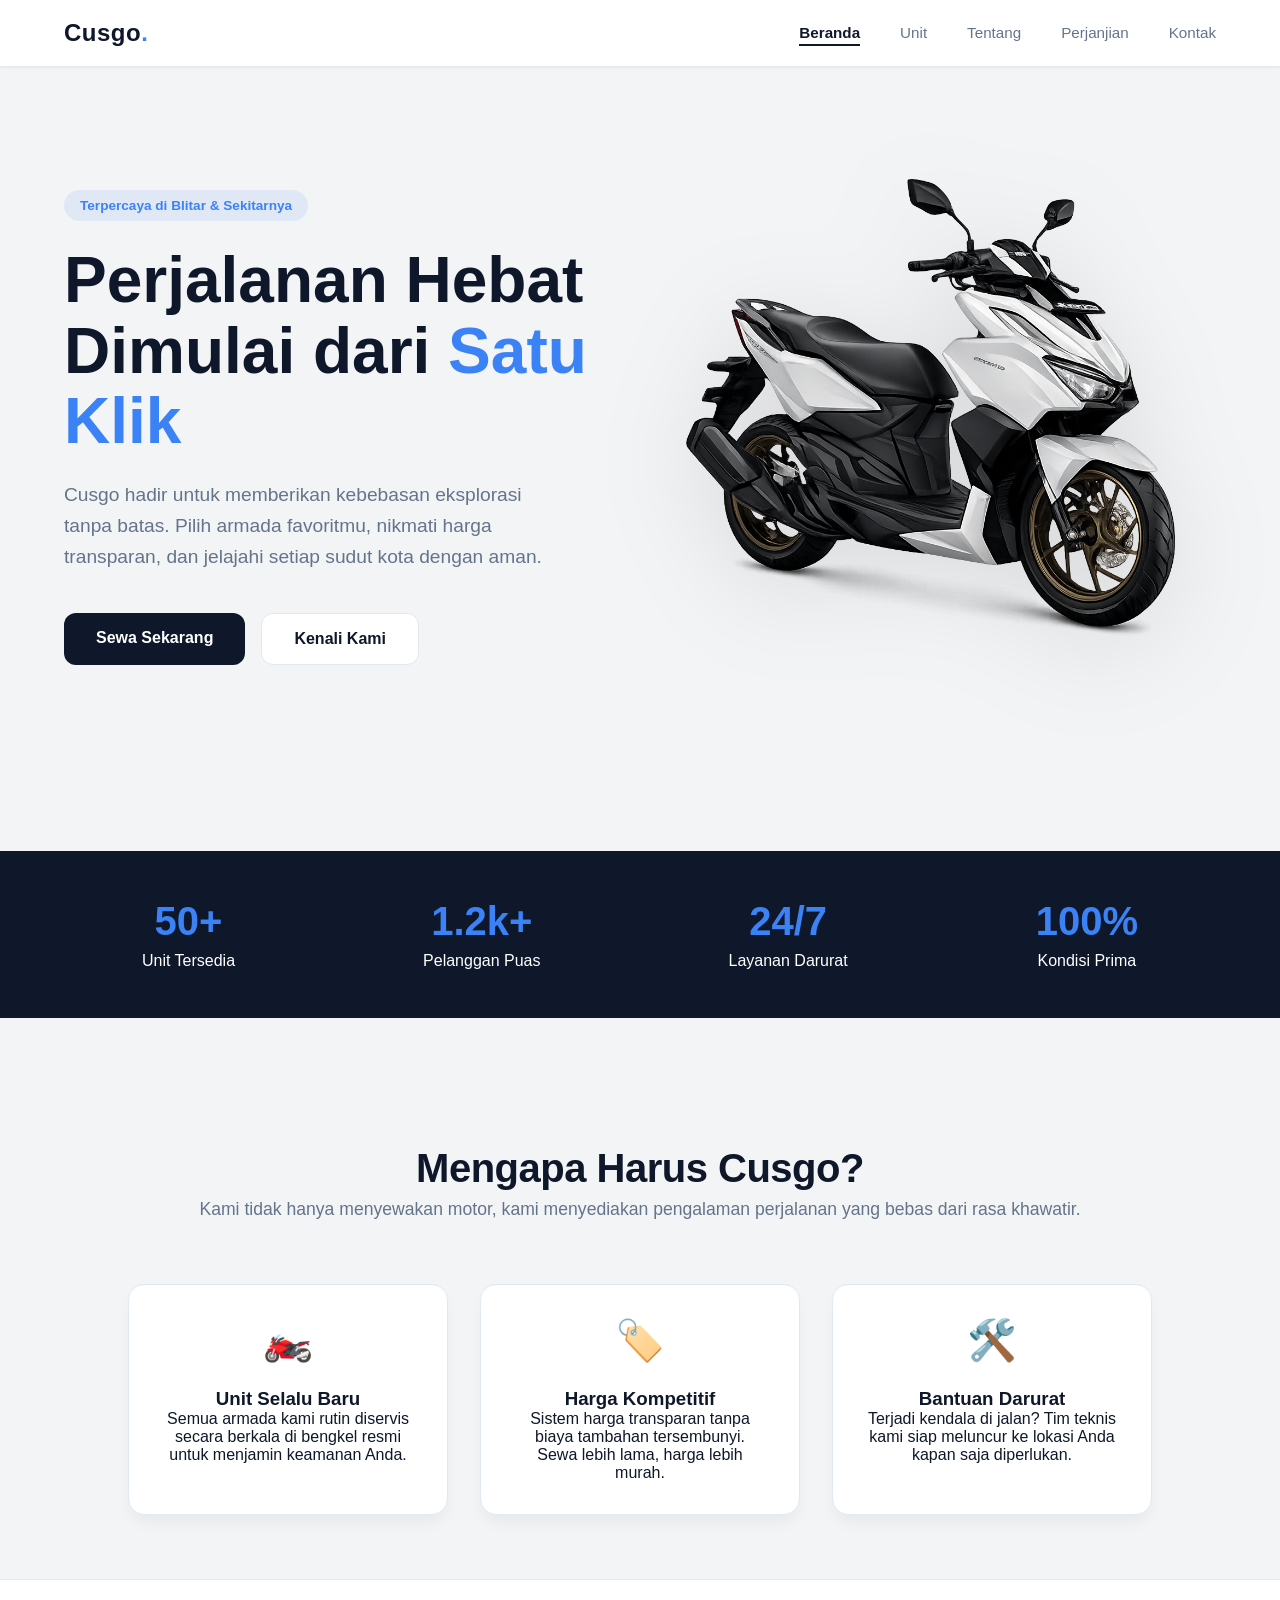
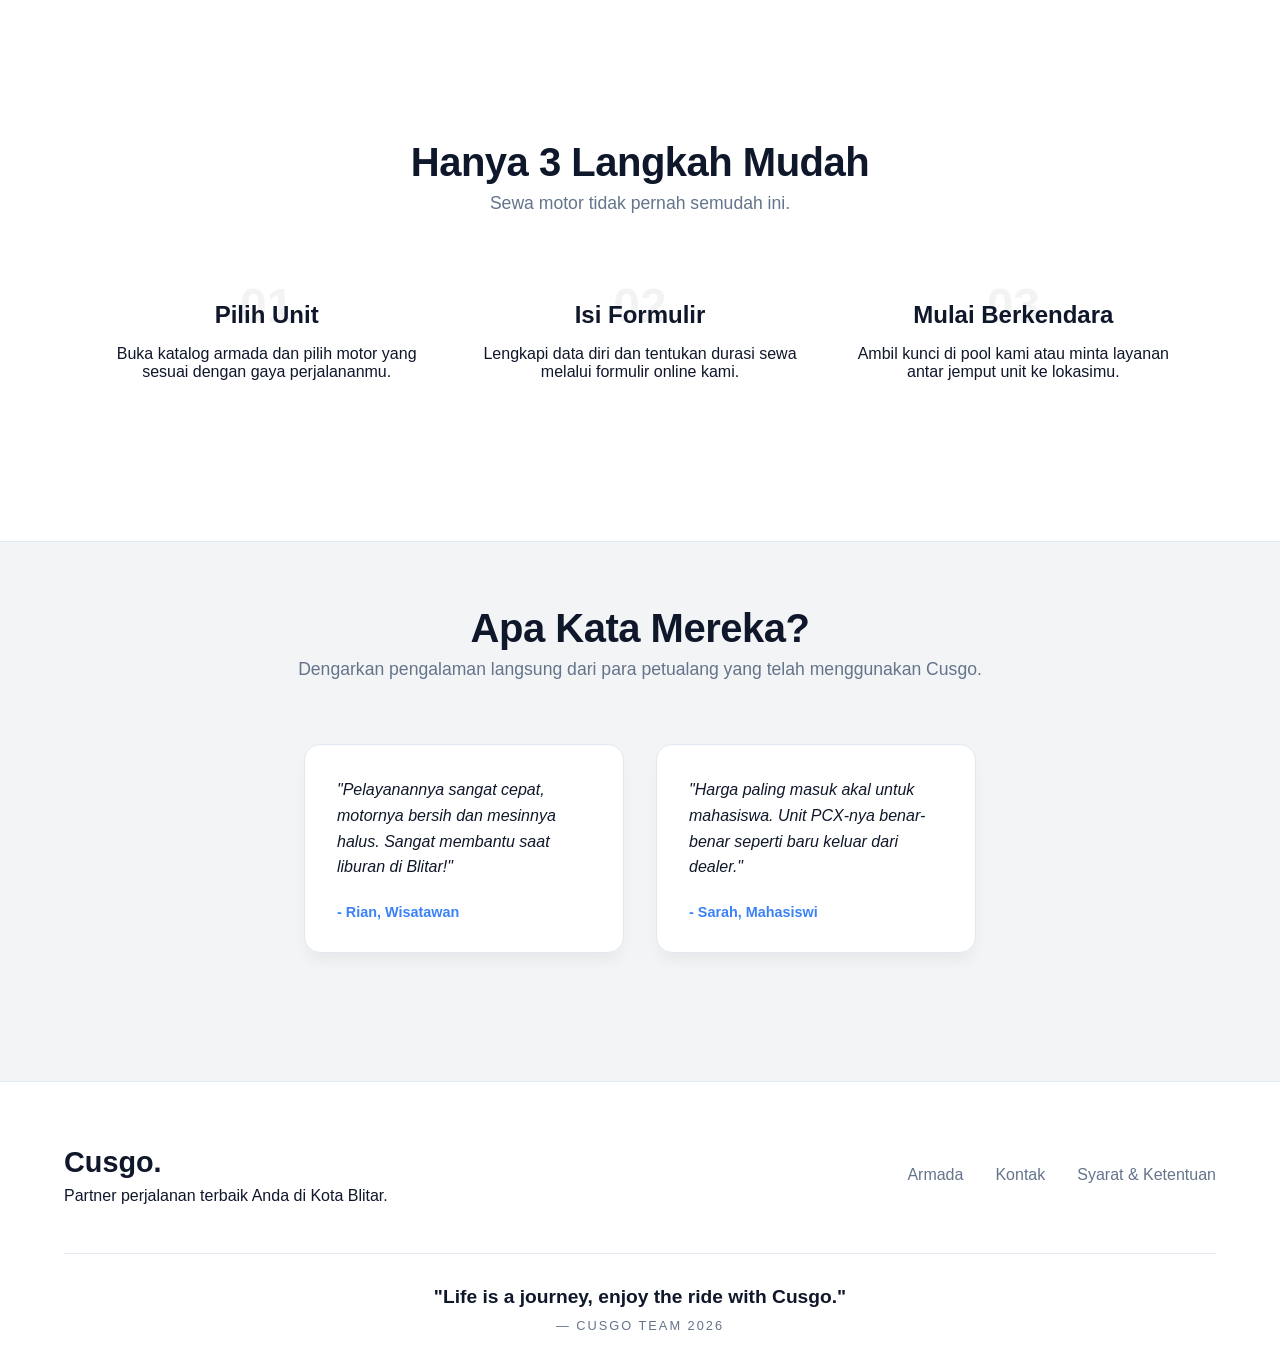
<file: index.html>
<!doctype html>
<html lang="id">

<head>
  <meta charset="UTF-8" />
  <meta name="viewport" content="width=device-width, initial-scale=1.0" />
  <title>Cusgo - Rental Motor</title>

  <link rel="stylesheet" href="./global.css" />
</head>

<body>
  <header class="navbar">
    <div class="logo">
      <a href="index.html">Cusgo<span>.</span></a>
    </div>

    <nav class="nav-links">
      <ul>
        <li><a href="index.html" class="active">Beranda</a></li>
        <li><a href="unit.html">Unit</a></li>
        <li><a href="about.html">Tentang</a></li>
        <li><a href="agreement.html">Perjanjian</a></li>
        <li><a href="contact.html">Kontak</a></li>
      </ul>
    </nav>
  </header>

  <main>
    <section class="hero">
      <div class="hero-content">
        <span class="badge">Terpercaya di Blitar & Sekitarnya</span>
        <h1>Perjalanan Hebat Dimulai dari <span>Satu Klik</span></h1>
        <p>Cusgo hadir untuk memberikan kebebasan eksplorasi tanpa batas. Pilih armada favoritmu, nikmati harga
          transparan, dan jelajahi setiap sudut kota dengan aman.</p>
        <div class="hero-btns">
          <a href="contact.html" class="btn-primary-lg">Sewa Sekarang</a>
          <a href="about.html" class="btn-secondary-lg">Kenali Kami</a>
        </div>
      </div>
      <div class="hero-image">
        <img src="img/img.png" alt="Cusgo Hero Motor">
      </div>
    </section>

    <section class="stats-section">
      <div class="stats-grid">
        <div class="stat-item">
          <h3>50+</h3>
          <p>Unit Tersedia</p>
        </div>
        <div class="stat-item">
          <h3>1.2k+</h3>
          <p>Pelanggan Puas</p>
        </div>
        <div class="stat-item">
          <h3>24/7</h3>
          <p>Layanan Darurat</p>
        </div>
        <div class="stat-item">
          <h3>100%</h3>
          <p>Kondisi Prima</p>
        </div>
      </div>
    </section>

    <section class="container">
      <div class="section-header">
        <h2>Mengapa Harus Cusgo?</h2>
        <p>Kami tidak hanya menyewakan motor, kami menyediakan pengalaman perjalanan yang bebas dari rasa khawatir.</p>
      </div>

      <div class="card-grid">
        <div class="card feature-card">
          <div class="f-icon">🏍️</div>
          <h3>Unit Selalu Baru</h3>
          <p>Semua armada kami rutin diservis secara berkala di bengkel resmi untuk menjamin keamanan Anda.</p>
        </div>
        <div class="card feature-card">
          <div class="f-icon">🏷️</div>
          <h3>Harga Kompetitif</h3>
          <p>Sistem harga transparan tanpa biaya tambahan tersembunyi. Sewa lebih lama, harga lebih murah.</p>
        </div>
        <div class="card feature-card">
          <div class="f-icon">🛠️</div>
          <h3>Bantuan Darurat</h3>
          <p>Terjadi kendala di jalan? Tim teknis kami siap meluncur ke lokasi Anda kapan saja diperlukan.</p>
        </div>
      </div>
    </section>

    <section class="workflow-section">
      <div class="container">
        <div class="section-header">
          <h2>Hanya 3 Langkah Mudah</h2>
          <p>Sewa motor tidak pernah semudah ini.</p>
        </div>
        <div class="steps-grid">
          <div class="step-item">
            <div class="step-num">01</div>
            <h3>Pilih Unit</h3>
            <p>Buka katalog armada dan pilih motor yang sesuai dengan gaya perjalananmu.</p>
          </div>
          <div class="step-item">
            <div class="step-num">02</div>
            <h3>Isi Formulir</h3>
            <p>Lengkapi data diri dan tentukan durasi sewa melalui formulir online kami.</p>
          </div>
          <div class="step-item">
            <div class="step-num">03</div>
            <h3>Mulai Berkendara</h3>
            <p>Ambil kunci di pool kami atau minta layanan antar jemput unit ke lokasimu.</p>
          </div>
        </div>
      </div>
    </section>

    <section class="container">
      <div class="section-header">
        <h2>Apa Kata Mereka?</h2>
        <p>Dengarkan pengalaman langsung dari para petualang yang telah menggunakan Cusgo.</p>
      </div>
      <div class="card-grid">
        <div class="card testimonial-card">
          <p>"Pelayanannya sangat cepat, motornya bersih dan mesinnya halus. Sangat membantu saat liburan di Blitar!"
          </p>
          <strong>- Rian, Wisatawan</strong>
        </div>
        <div class="card testimonial-card">
          <p>"Harga paling masuk akal untuk mahasiswa. Unit PCX-nya benar-benar seperti baru keluar dari dealer."</p>
          <strong>- Sarah, Mahasiswi</strong>
        </div>
      </div>
    </section>

    <footer class="footer">
      <div class="footer-content">
        <div class="footer-brand">
          <h2>Cusgo<span>.</span></h2>
          <p>Partner perjalanan terbaik Anda di Kota Blitar.</p>
        </div>
        <div class="footer-links">
          <a href="unit.html">Armada</a>
          <a href="contact.html">Kontak</a>
          <a href="agreement.html">Syarat & Ketentuan</a>
        </div>
      </div>
      <div class="footer-quote">
        <p>"Life is a journey, enjoy the ride with Cusgo."</p>
        <span>— Cusgo Team 2026</span>
      </div>
    </footer>
  </main>
</body>

</html>
</file>
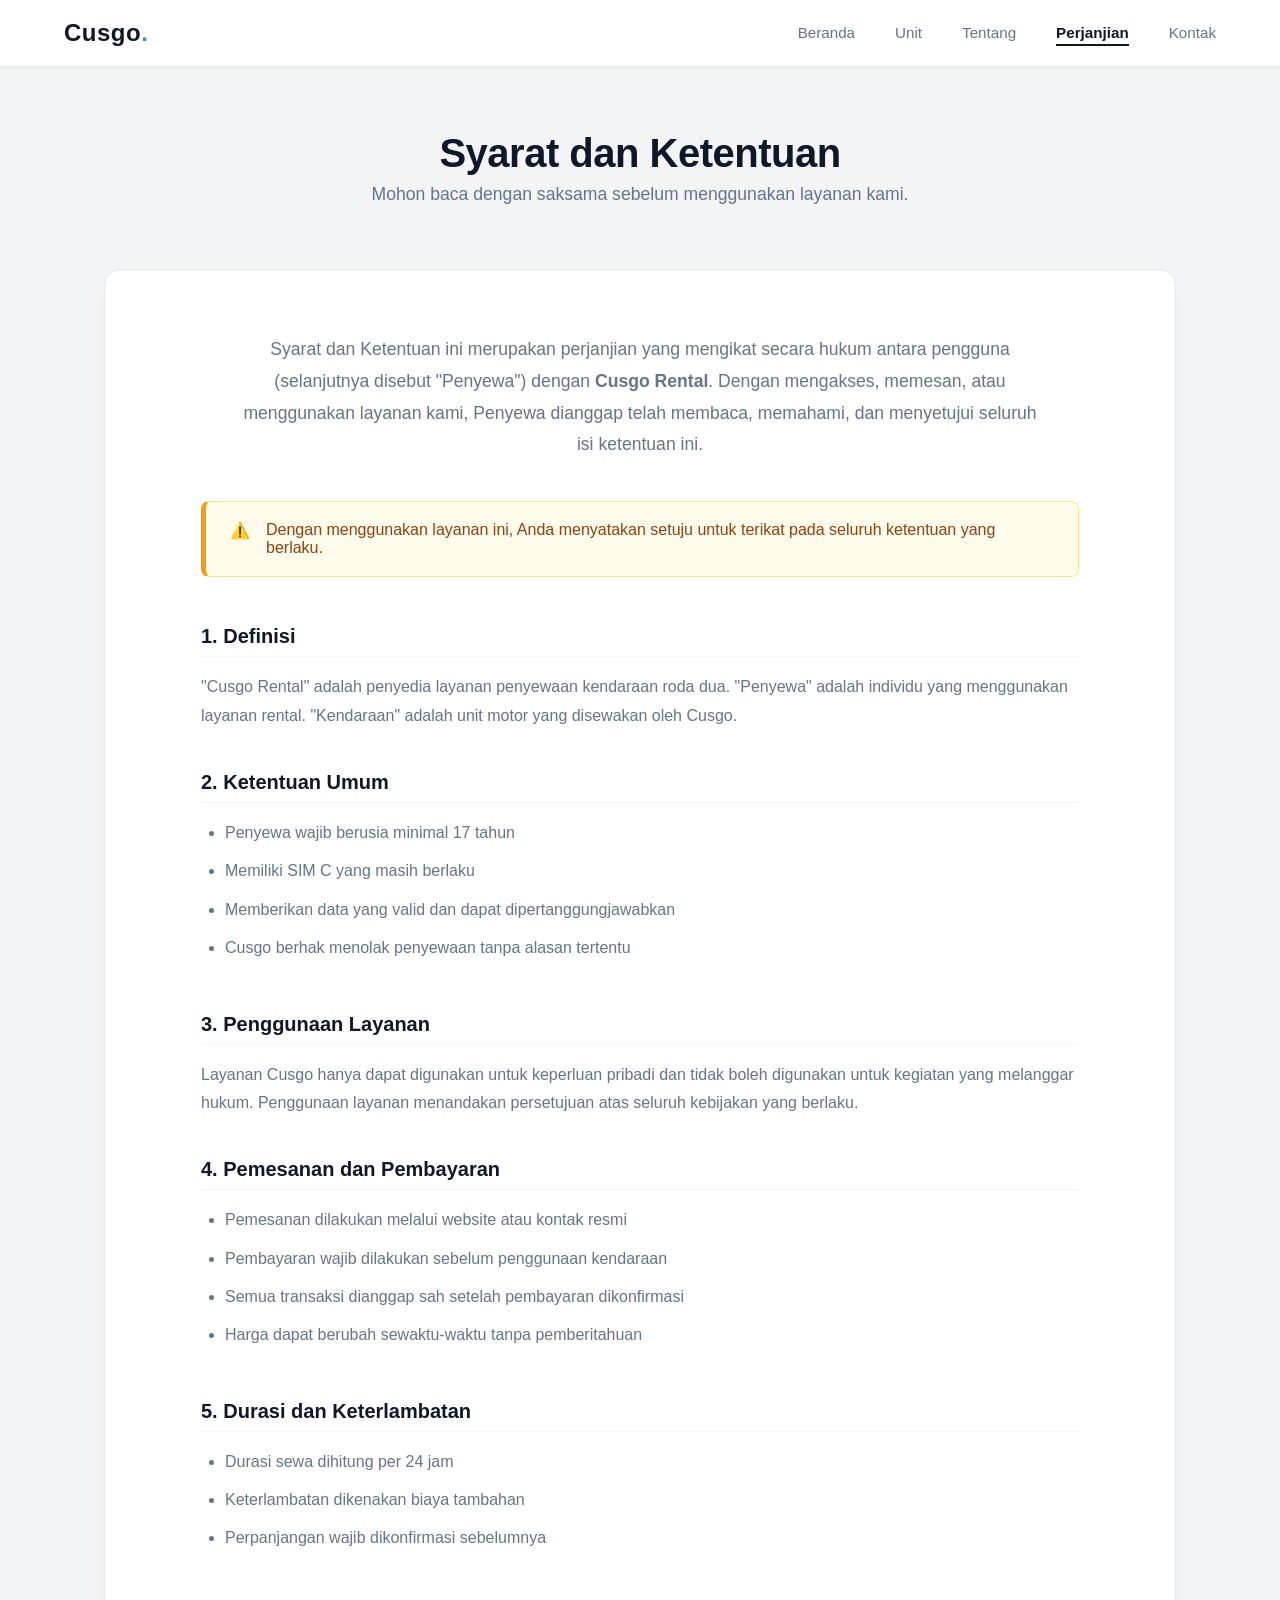
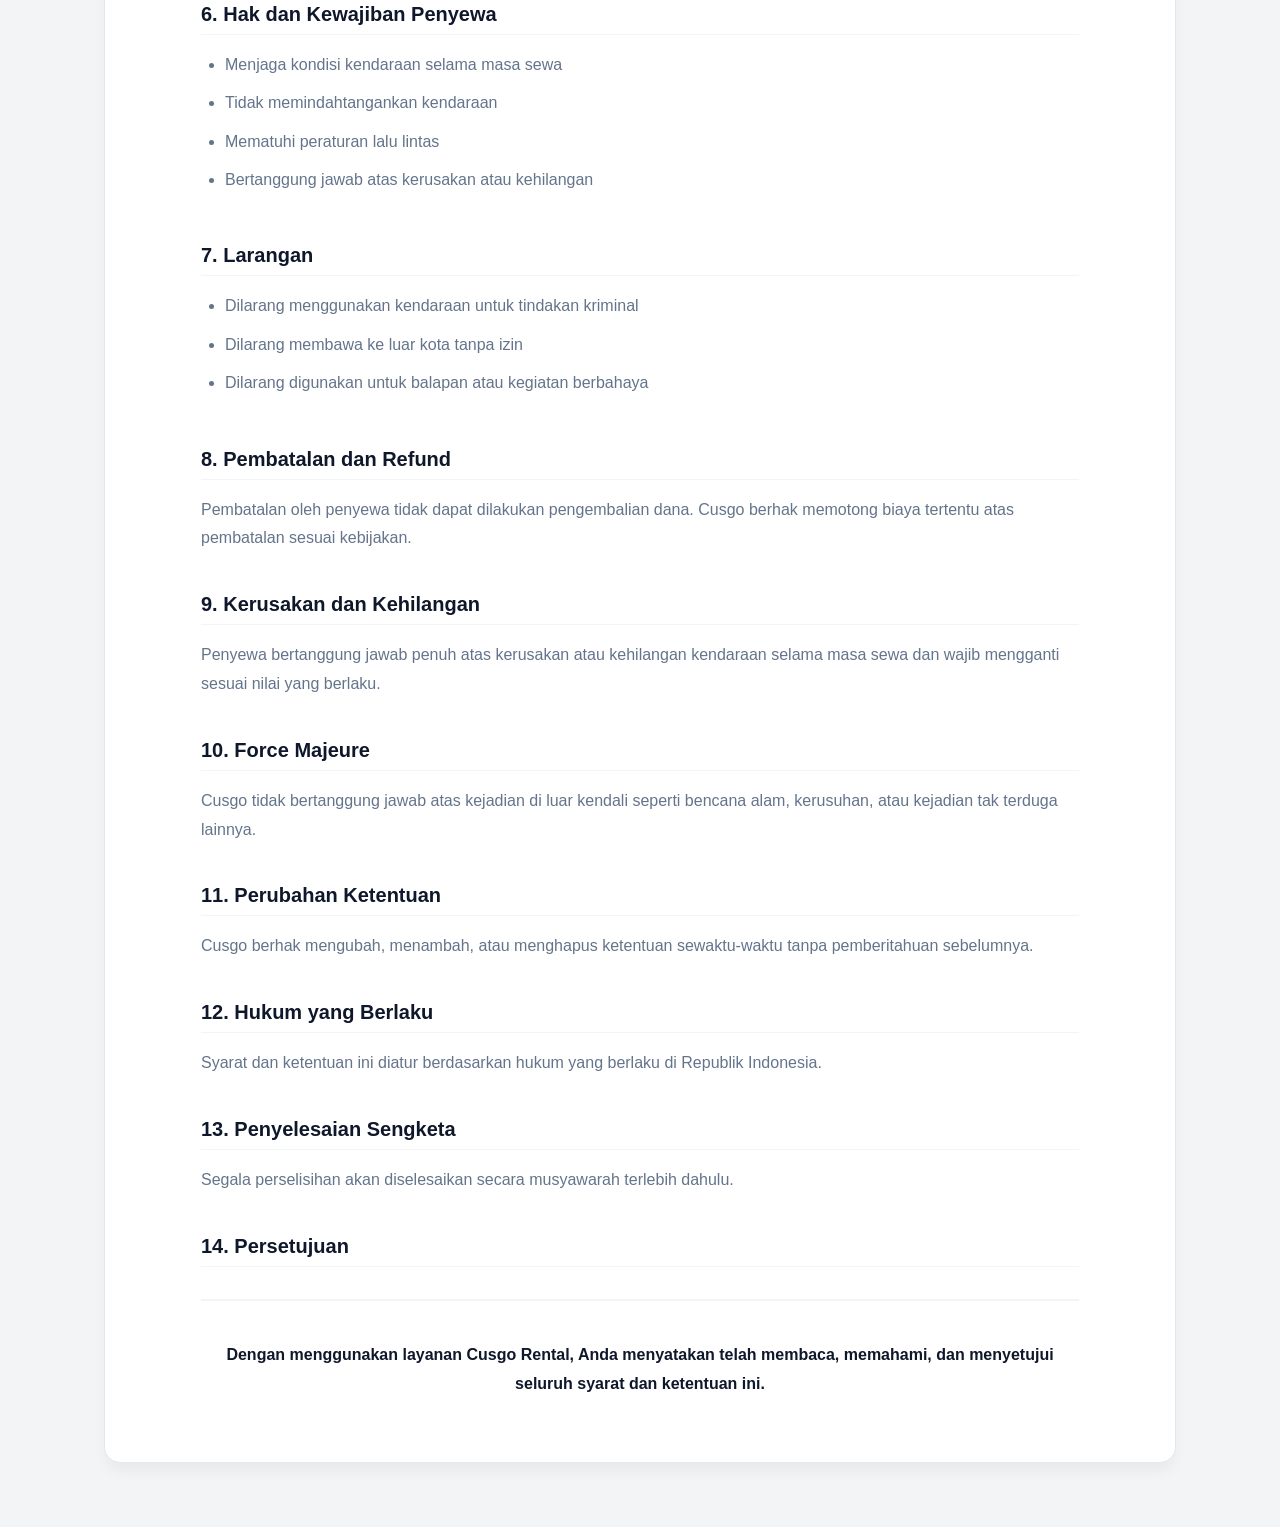
<file: agreement.html>
<!DOCTYPE html>
<html lang="id">
  <head>
    <meta charset="UTF-8" />
    <meta name="viewport" content="width=device-width, initial-scale=1.0" />
    <title>Cusgo - Rental Motor</title>
    <link rel="stylesheet" href="./global.css" />
  </head>
  <body>
    <header class="navbar">
      <div class="logo">
        <a href="index.html">Cusgo<span>.</span></a>
      </div>

      <nav class="nav-links">
        <ul>
          <li><a href="index.html">Beranda</a></li>
          <li><a href="unit.html">Unit</a></li>
          <li><a href="about.html">Tentang</a></li>
          <li><a href="agreement.html" class="active">Perjanjian</a></li>
          <li><a href="contact.html">Kontak</a></li>
        </ul>
      </nav>
    </header>

    <main class="container">
      <div class="section-header">
        <h1>Syarat dan Ketentuan</h1>
        <p>Mohon baca dengan saksama sebelum menggunakan layanan kami.</p>
      </div>

      <div class="agreement-card">
        <p class="intro">
          Syarat dan Ketentuan ini merupakan perjanjian yang mengikat secara hukum antara
          pengguna (selanjutnya disebut "Penyewa") dengan <strong>Cusgo Rental</strong>.
          Dengan mengakses, memesan, atau menggunakan layanan kami, Penyewa dianggap telah
          membaca, memahami, dan menyetujui seluruh isi ketentuan ini.
        </p>

        <div class="highlight-box">
          <span class="icon">⚠️</span>
          <p>Dengan menggunakan layanan ini, Anda menyatakan setuju untuk terikat pada seluruh ketentuan yang berlaku.</p>
        </div>

        <div class="terms-content">
          <section class="term-section">
            <h2>1. Definisi</h2>
            <p>
              "Cusgo Rental" adalah penyedia layanan penyewaan kendaraan roda dua.
              "Penyewa" adalah individu yang menggunakan layanan rental.
              "Kendaraan" adalah unit motor yang disewakan oleh Cusgo.
            </p>
          </section>

          <section class="term-section">
            <h2>2. Ketentuan Umum</h2>
            <ul>
              <li>Penyewa wajib berusia minimal 17 tahun</li>
              <li>Memiliki SIM C yang masih berlaku</li>
              <li>Memberikan data yang valid dan dapat dipertanggungjawabkan</li>
              <li>Cusgo berhak menolak penyewaan tanpa alasan tertentu</li>
            </ul>
          </section>

          <section class="term-section">
            <h2>3. Penggunaan Layanan</h2>
            <p>
              Layanan Cusgo hanya dapat digunakan untuk keperluan pribadi dan tidak boleh
              digunakan untuk kegiatan yang melanggar hukum. Penggunaan layanan menandakan
              persetujuan atas seluruh kebijakan yang berlaku.
            </p>
          </section>

          <section class="term-section">
            <h2>4. Pemesanan dan Pembayaran</h2>
            <ul>
              <li>Pemesanan dilakukan melalui website atau kontak resmi</li>
              <li>Pembayaran wajib dilakukan sebelum penggunaan kendaraan</li>
              <li>Semua transaksi dianggap sah setelah pembayaran dikonfirmasi</li>
              <li>Harga dapat berubah sewaktu-waktu tanpa pemberitahuan</li>
            </ul>
          </section>

          <section class="term-section">
            <h2>5. Durasi dan Keterlambatan</h2>
            <ul>
              <li>Durasi sewa dihitung per 24 jam</li>
              <li>Keterlambatan dikenakan biaya tambahan</li>
              <li>Perpanjangan wajib dikonfirmasi sebelumnya</li>
            </ul>
          </section>

          <section class="term-section">
            <h2>6. Hak dan Kewajiban Penyewa</h2>
            <ul>
              <li>Menjaga kondisi kendaraan selama masa sewa</li>
              <li>Tidak memindahtangankan kendaraan</li>
              <li>Mematuhi peraturan lalu lintas</li>
              <li>Bertanggung jawab atas kerusakan atau kehilangan</li>
            </ul>
          </section>

          <section class="term-section">
            <h2>7. Larangan</h2>
            <ul>
              <li>Dilarang menggunakan kendaraan untuk tindakan kriminal</li>
              <li>Dilarang membawa ke luar kota tanpa izin</li>
              <li>Dilarang digunakan untuk balapan atau kegiatan berbahaya</li>
            </ul>
          </section>

          <section class="term-section">
            <h2>8. Pembatalan dan Refund</h2>
            <p>
              Pembatalan oleh penyewa tidak dapat dilakukan pengembalian dana.
              Cusgo berhak memotong biaya tertentu atas pembatalan sesuai kebijakan.
            </p>
          </section>

          <section class="term-section">
            <h2>9. Kerusakan dan Kehilangan</h2>
            <p>
              Penyewa bertanggung jawab penuh atas kerusakan atau kehilangan kendaraan
              selama masa sewa dan wajib mengganti sesuai nilai yang berlaku.
            </p>
          </section>

          <section class="term-section">
            <h2>10. Force Majeure</h2>
            <p>
              Cusgo tidak bertanggung jawab atas kejadian di luar kendali seperti
              bencana alam, kerusuhan, atau kejadian tak terduga lainnya.
            </p>
          </section>

          <section class="term-section">
            <h2>11. Perubahan Ketentuan</h2>
            <p>
              Cusgo berhak mengubah, menambah, atau menghapus ketentuan sewaktu-waktu
              tanpa pemberitahuan sebelumnya.
            </p>
          </section>

          <section class="term-section">
            <h2>12. Hukum yang Berlaku</h2>
            <p>
              Syarat dan ketentuan ini diatur berdasarkan hukum yang berlaku di Republik Indonesia.
            </p>
          </section>

          <section class="term-section">
            <h2>13. Penyelesaian Sengketa</h2>
            <p>
              Segala perselisihan akan diselesaikan secara musyawarah terlebih dahulu.
            </p>
          </section>

          <section class="term-section">
            <h2>14. Persetujuan</h2>
            <p class="closing">
              Dengan menggunakan layanan Cusgo Rental, Anda menyatakan telah membaca,
              memahami, dan menyetujui seluruh syarat dan ketentuan ini.
            </p>
          </section>
        </div>
      </div>
    </main>
  </body>
</html>
</file>
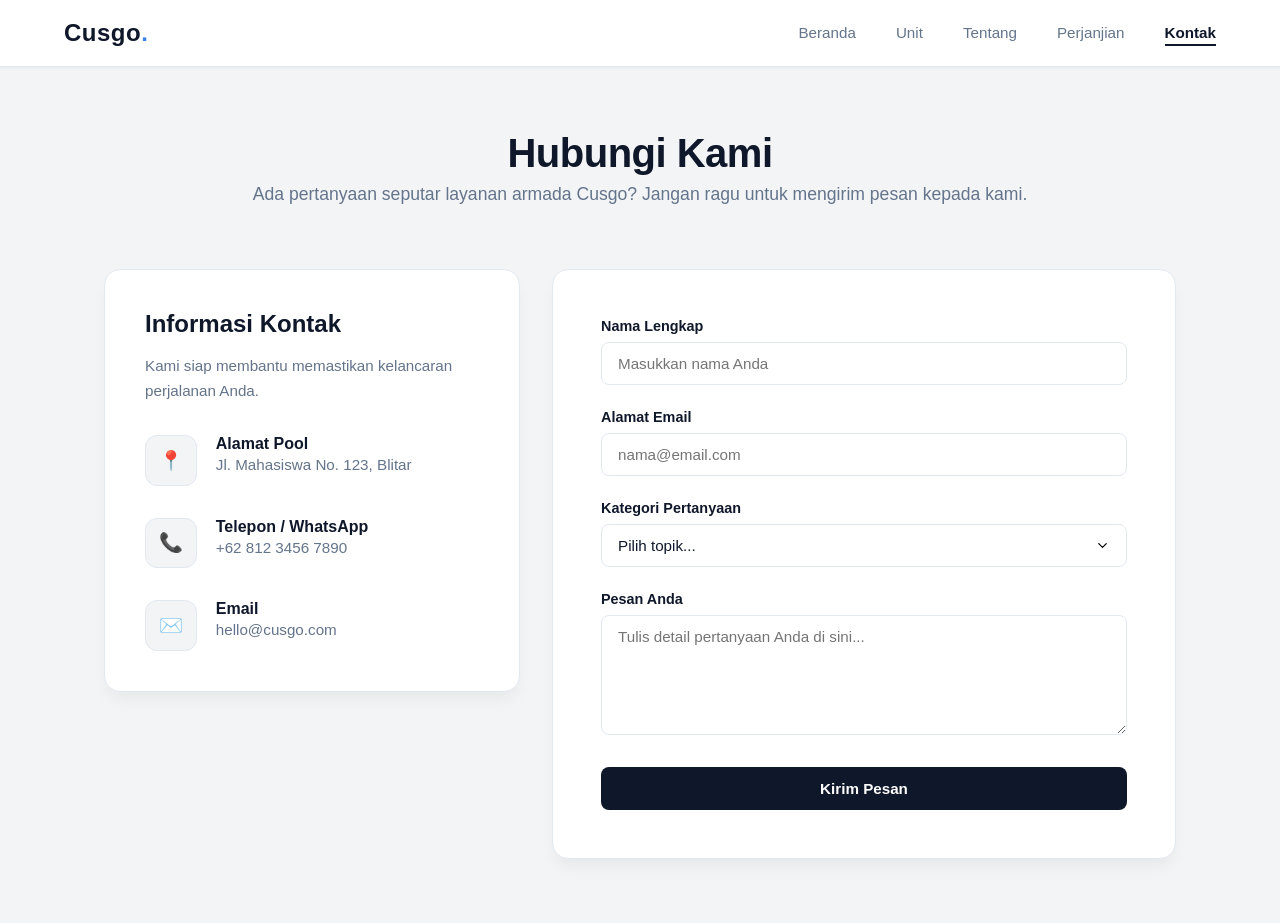
<file: contact.html>
<!doctype html>
<html lang="id">
  <head>
    <meta charset="UTF-8" />
    <meta name="viewport" content="width=device-width, initial-scale=1.0" />
    <title>Cusgo - Rental Motor</title>

    <link rel="stylesheet" href="./global.css" />
  </head>
  <body>
    <header class="navbar">
      <div class="logo">
        <a href="index.html">Cusgo<span>.</span></a>
      </div>

      <nav class="nav-links">
        <ul>
          <li><a href="index.html">Beranda</a></li>
          <li><a href="unit.html">Unit</a></li>
          <li><a href="about.html">Tentang</a></li>
          <li><a href="agreement.html">Perjanjian</a></li>
          <li><a href="contact.html" class="active">Kontak</a></li>
        </ul>
      </nav>
    </header>

    <main class="container">
      <div class="section-header">
        <h1>Hubungi Kami</h1>
        <p>
          Ada pertanyaan seputar layanan armada Cusgo? Jangan ragu untuk
          mengirim pesan kepada kami.
        </p>
      </div>

      <div class="contact-container">
        <div class="contact-info">
          <h2>Informasi Kontak</h2>
          <p>Kami siap membantu memastikan kelancaran perjalanan Anda.</p>

          <div class="info-item">
            <span class="icon">📍</span>
            <div>
              <strong>Alamat Pool</strong>
              <p>Jl. Mahasiswa No. 123, Blitar</p>
            </div>
          </div>

          <div class="info-item">
            <span class="icon">📞</span>
            <div>
              <strong>Telepon / WhatsApp</strong>
              <p>+62 812 3456 7890</p>
            </div>
          </div>

          <div class="info-item">
            <span class="icon">✉️</span>
            <div>
              <strong>Email</strong>
              <p>hello@cusgo.com</p>
            </div>
          </div>
        </div>

        <div class="contact-form-wrapper">
          <form action="#" class="contact-form">
            <div class="form-group">
              <label for="name">Nama Lengkap</label>
              <input
                type="text"
                id="name"
                placeholder="Masukkan nama Anda"
                required
              />
            </div>

            <div class="form-group">
              <label for="email">Alamat Email</label>
              <input
                type="email"
                id="email"
                placeholder="nama@email.com"
                required
              />
            </div>

            <div class="form-group">
              <label for="subject">Kategori Pertanyaan</label>
              <select id="subject" required>
                <option value="" disabled selected>Pilih topik...</option>
                <option value="ketersediaan">Ketersediaan Unit Motor</option>
                <option value="harga">Daftar Harga & Promo</option>
                <option value="kerjasama">Kerjasama Instansi</option>
                <option value="lainnya">Lainnya</option>
              </select>
            </div>

            <div class="form-group">
              <label for="message">Pesan Anda</label>
              <textarea
                id="message"
                rows="4"
                placeholder="Tulis detail pertanyaan Anda di sini..."
                required
              ></textarea>
            </div>

            <button type="submit" class="btn-submit">Kirim Pesan</button>
          </form>
        </div>
      </div>
    </main>
  </body>
</html>
</file>
<file: global.css>
/* =========================================
   1. RESET & VARIABEL DASAR
   ========================================= */
* {
  margin: 0;
  padding: 0;
  box-sizing: border-box;
  font-family: 'Segoe UI', Tahoma, Geneva, Verdana, sans-serif;
}

:root {
  --primary-color: #0f172a; 
  --primary-hover: #1e293b;
  --accent-color: #3b82f6; 
  --text-dark: #0f172a;
  --text-light: #64748b;
  --bg-white: #ffffff;
  --bg-page: #f3f4f6; 
  --border-color: #e2e8f0;
}

body {
  background-color: var(--bg-page);
  color: var(--text-dark);
}

/* =========================================
   2. STYLING NAVBAR (GLOBAL)
   ========================================= */
.navbar {
  display: flex; 
  justify-content: space-between; 
  align-items: center; 
  background-color: var(--bg-white);
  padding: 1.2rem 5%; 
  box-shadow: 0 1px 3px rgba(0,0,0,0.05);
  position: sticky;
  top: 0;
  z-index: 1000;
  border-bottom: 1px solid var(--border-color);
}

.logo a {
  font-size: 1.5rem;
  font-weight: 800;
  color: var(--text-dark);
  text-decoration: none;
  letter-spacing: 0.5px;
}

.logo span {
  color: var(--accent-color);
}

.nav-links ul {
  list-style: none;
  display: flex; 
  gap: 2.5rem; 
}

.nav-links a {
  text-decoration: none;
  color: var(--text-light);
  font-weight: 500;
  font-size: 0.95rem;
  transition: color 0.3s ease;
  position: relative; 
  padding-bottom: 5px; 
}

.nav-links a:hover {
  color: var(--text-dark); 
}

.nav-links a::after {
  content: '';
  position: absolute;
  width: 0; 
  height: 2px; 
  bottom: 0; 
  left: 0; 
  background-color: var(--text-dark);
  transition: width 0.3s ease-in-out; 
}

.nav-links a:hover::after {
  width: 100%;
}

/* --- Penanda Halaman Aktif --- */
.nav-links a.active {
  color: var(--text-dark); /* Warna teks jadi gelap seperti saat di-hover */
  font-weight: 700; /* Teks sedikit lebih tebal agar menonjol */
}

.nav-links a.active::after {
  width: 100%; /* Garis bawahnya ditarik penuh secara permanen */
  background-color: var(--text-dark); /* Garis bawahnya pakai warna biru aksen agar lebih cantik */
}

/* =========================================
   3. STYLING TATA LETAK & KARTU (GLOBAL)
   ========================================= */
.container {
  padding: 4rem 5%;
  max-width: 1200px;
  margin: 0 auto;
}

.section-header {
  text-align: center;
  margin-bottom: 4rem;
}

.section-header h1,
.section-header h2 {
  font-size: 2.5rem;
  color: var(--text-dark);
  margin-bottom: 0.5rem;
  font-weight: 800;
  letter-spacing: -0.5px;
}

.section-header p {
  color: var(--text-light);
  font-size: 1.1rem;
}

.card-grid {
  display: flex;
  flex-wrap: wrap; 
  justify-content: center; 
  gap: 2rem;
}

.card {
  background-color: var(--bg-white);
  border-radius: 16px;
  border: 1px solid var(--border-color);
  box-shadow: 0 10px 15px -3px rgba(0, 0, 0, 0.05);
  padding: 2rem;
  display: flex;
  flex-direction: column;
  transition: all 0.3s ease;
  width: 100%;
  max-width: 320px; 
}

.card:hover {
  box-shadow: 0 20px 25px -5px rgba(0, 0, 0, 0.1);
  border-color: var(--accent-color);
}

/* =========================================
   4. STYLING SPESIFIK: HALAMAN UNIT
   ========================================= */
.unit-card {
  align-items: center; 
  text-align: center;
}

.unit-card img {
  width: 100%;
  height: 180px;
  object-fit: contain; 
  margin-bottom: 1.5rem;
  border-radius: 10px;
  transition: transform 0.3s ease;
}

.unit-card h3 {
  font-size: 1.3rem;
  color: var(--text-dark);
  margin-bottom: 0.5rem;
}

.unit-card p {
  color: var(--text-light);
  font-weight: 600;
  margin-bottom: 1.5rem;
}

.btn-action {
  background-color: var(--primary-color);
  color: white;
  border: none;
  padding: 0.8rem;
  border-radius: 8px;
  font-weight: 600;
  width: 100%;
  cursor: pointer;
  transition: all 0.2s ease;
  margin-top: auto; 
}

.btn-action:hover {
  background-color: var(--primary-hover);
}

/* =========================================
   5. STYLING SPESIFIK: HALAMAN ABOUT
   ========================================= */
.about-card {
  align-items: center;
  text-align: center;
}

.about-card img {
  width: 120px;
  height: 120px;
  border-radius: 50%; 
  object-fit: cover;
  object-position: top; 
  margin-bottom: 1.5rem;
  border: 4px solid var(--bg-page);
  box-shadow: 0 4px 6px rgba(0,0,0,0.05);
}

.about-card h3 {
  font-size: 1.2rem;
  color: var(--text-dark);
  margin-bottom: 0.2rem;
}

.about-card .nim {
  font-size: 0.85rem;
  background-color: var(--bg-page);
  padding: 0.2rem 0.6rem;
  border-radius: 20px;
  color: var(--accent-color);
  font-weight: 600;
  margin-bottom: 1rem;
}

.about-card p {
  color: var(--text-light);
  font-size: 0.9rem;
  margin-bottom: 0.4rem;
}

.about-card .address {
  font-size: 0.85rem;
  opacity: 0.8;
  margin-bottom: 1.5rem;
}

.about-card .quote {
  font-style: italic;
  color: var(--text-dark);
  font-weight: 500;
  margin-top: auto; 
  background: var(--bg-page);
  padding: 0.8rem;
  border-radius: 8px;
  width: 100%;
  font-size: 0.85rem;
}

.about-text p {
  text-align: justify;
  font-family: 'Segoe UI', Tahoma, Geneva, Verdana, sans-serif;
  line-height: 2rem;
  font-size: large;
}

.about-text li {
  font-family: 'Segoe UI', Tahoma, Geneva, Verdana, sans-serif;
  font-size: Large;
  line-height: 2;
}

.list-unggulan {
  display: grid;
  grid-template-columns: repeat(2, 1fr);
  gap: 12px 40px;
}


/* =========================================
   6. STYLING SPESIFIK: HALAMAN KONTAK
   ========================================= */
.contact-container {
  display: grid;
  grid-template-columns: 1fr 1.5fr; 
  gap: 2rem; 
  align-items: start;
}

.contact-info {
  background-color: var(--bg-white); 
  padding: 2.5rem; 
  border-radius: 16px;
  border: 1px solid var(--border-color);
  box-shadow: 0 10px 15px -3px rgba(0, 0, 0, 0.05); 
  display: flex; 
  flex-direction: column;
  gap: 2rem;
}

.contact-info h2 {
  font-size: 1.5rem;
  margin-bottom: -1rem;
  color: var(--text-dark);
}

.contact-info > p {
  color: var(--text-light);
  font-size: 0.95rem;
  line-height: 1.6;
}

.info-item {
  display: flex; 
  align-items: flex-start;
  gap: 1.2rem;
}

.info-item .icon {
  font-size: 1.2rem;
  background: var(--bg-page); 
  padding: 0.8rem;
  border-radius: 12px;
  border: 1px solid var(--border-color);
}

.info-item strong {
  display: block;
  font-size: 1rem;
  margin-bottom: 0.2rem;
  color: var(--text-dark);
}

.info-item p {
  color: var(--text-light);
  font-size: 0.95rem;
}

.contact-form-wrapper {
  background-color: var(--bg-white);
  padding: 3rem; 
  border-radius: 16px;
  border: 1px solid var(--border-color);
  box-shadow: 0 10px 15px -3px rgba(0, 0, 0, 0.05);
}

.contact-form {
  display: flex; 
  flex-direction: column;
  gap: 1.5rem;
}

.form-group {
  display: flex;
  flex-direction: column;
  gap: 0.5rem;
}

.form-group label {
  font-weight: 600;
  color: var(--text-dark);
  font-size: 0.9rem;
}

.form-group input,
.form-group select,
.form-group textarea {
  width: 100%;
  padding: 0.75rem 1rem; 
  border: 1px solid var(--border-color);
  border-radius: 8px;
  font-size: 0.95rem;
  background-color: var(--bg-white); 
  color: var(--text-dark);
  transition: all 0.2s ease;
  font-family: inherit;
}

.form-group input:focus,
.form-group select:focus,
.form-group textarea:focus {
  outline: none;
  border-color: var(--accent-color); 
  box-shadow: 0 0 0 3px rgba(59, 130, 246, 0.15); 
}

.form-group textarea {
  resize: vertical; 
  min-height: 120px; 
  max-height: 400px; 
}

.form-group select {
  cursor: pointer;
  -webkit-appearance: none;
  appearance: none;
  background-image: url("data:image/svg+xml;charset=UTF-8,%3csvg xmlns='http://www.w3.org/2000/svg' viewBox='0 0 24 24' fill='none' stroke='currentColor' stroke-width='2' stroke-linecap='round' stroke-linejoin='round'%3e%3cpolyline points='6 9 12 15 18 9'%3e%3c/polyline%3e%3c/svg%3e");
  background-repeat: no-repeat;
  background-position: right 1rem center;
  background-size: 1em;
  padding-right: 2.5rem; 
}

.btn-submit {
  background-color: var(--primary-color); 
  color: white;
  border: none;
  padding: 0.8rem;
  border-radius: 8px;
  font-size: 0.95rem;
  font-weight: 600;
  cursor: pointer;
  transition: all 0.2s ease;
  margin-top: 0.5rem;
}

.btn-submit:hover {
  background-color: var(--primary-hover);
  transform: translateY(-2px); 
  box-shadow: 0 10px 15px -3px rgba(15, 23, 42, 0.2);
}

/* =========================================
   7. STYLING BERANDA & FOOTER
   ========================================= */
.hero {
  display: grid;
  grid-template-columns: 1fr 1fr;
  align-items: center;
  min-height: 80vh;
  padding: 0 5%;
  max-width: 1300px;
  margin: 0 auto;
  gap: 2rem;
}

.hero-content h1 {
  font-size: 4rem;
  line-height: 1.1;
  font-weight: 800;
  margin-bottom: 1.5rem;
  color: var(--primary-color);
}

.hero-content h1 span {
  color: var(--accent-color);
}

.hero-content p {
  font-size: 1.2rem;
  color: var(--text-light);
  margin-bottom: 2.5rem;
  max-width: 500px;
  line-height: 1.6;
}

.badge {
  display: inline-block;
  background: rgba(59, 130, 246, 0.1);
  color: var(--accent-color);
  padding: 0.5rem 1rem;
  border-radius: 100px;
  font-weight: 700;
  font-size: 0.85rem;
  margin-bottom: 1.5rem;
}

.hero-btns {
  display: flex;
  gap: 1rem;
}

.btn-primary-lg, .btn-secondary-lg {
  padding: 1rem 2rem;
  border-radius: 12px;
  font-weight: 700;
  text-decoration: none;
  transition: 0.3s;
}

.btn-primary-lg {
  background: var(--primary-color);
  color: white;
}

.btn-secondary-lg {
  background: white;
  border: 1px solid var(--border-color);
  color: var(--text-dark);
}

.btn-primary-lg:hover { 
  background: var(--primary-hover); 
  transform: scale(1.05); 
}

.hero-image img {
  width: 100%;
  height: auto;
  filter: drop-shadow(0 20px 50px rgba(0,0,0,0.1));
}

.stats-section {
  background-color: var(--primary-color);
  padding: 3rem 5%;
  margin: 4rem 0;
}

.stats-grid {
  display: flex;
  justify-content: space-around;
  flex-wrap: wrap;
  max-width: 1200px;
  margin: 0 auto;
  gap: 2rem;
}

.stat-item {
  text-align: center;
  color: white;
}

.stat-item h3 {
  font-size: 2.5rem;
  margin-bottom: 0.5rem;
  color: var(--accent-color);
}

.feature-card {
  text-align: center; 
}

.f-icon {
  font-size: 2.5rem;
  margin-bottom: 1.5rem;
}

.workflow-section {
  background-color: var(--bg-white);
  padding: 6rem 0;
  border-top: 1px solid var(--border-color);
  border-bottom: 1px solid var(--border-color);
}

.steps-grid {
  display: grid;
  grid-template-columns: repeat(auto-fit, minmax(250px, 1fr));
  gap: 3rem;
  text-align: center;
}

.step-num {
  font-size: 3rem;
  font-weight: 900;
  color: rgba(15, 23, 42, 0.05); 
  margin-bottom: -2rem;
}

.step-item h3 {
  font-size: 1.5rem;
  color: var(--text-dark);
  margin-bottom: 1rem;
}

.testimonial-card p {
  font-style: italic;
  line-height: 1.6;
  margin-bottom: 1.5rem;
}

.testimonial-card strong {
  color: var(--accent-color);
  font-size: 0.9rem;
}

.footer {
  background-color: var(--bg-white);
  padding: 4rem 5% 2rem;
  border-top: 1px solid var(--border-color);
  margin-top: 4rem;
}

.footer-content {
  display: flex;
  justify-content: space-between;
  align-items: center;
  max-width: 1200px;
  margin: 0 auto 3rem;
  flex-wrap: wrap;
  gap: 2rem;
}

.footer-brand h2 {
  font-size: 1.8rem;
  margin-bottom: 0.5rem;
}

.footer-links {
  display: flex;
  gap: 2rem;
}

.footer-links a {
  text-decoration: none;
  color: var(--text-light);
  font-weight: 500;
  transition: color 0.3s;
}

.footer-links a:hover {
  color: var(--primary-color);
}

.footer-quote {
  text-align: center;
  padding-top: 2rem;
  border-top: 1px solid var(--border-color);
}

.footer-quote p {
  font-size: 1.2rem;
  font-weight: 600;
  color: var(--text-dark);
  margin-bottom: 0.5rem;
}

.footer-quote span {
  font-size: 0.8rem;
  color: var(--text-light);
  letter-spacing: 2px;
  text-transform: uppercase;
}

/* =========================================
   8. MEDIA QUERIES (RESPONSIF / FLEXIBILITAS LENGKAP)
   Semua pengaturan tampilan untuk layar HP & Tablet dikumpulkan di sini
   ========================================= */

/* --- TAMPILAN TABLET (Lebar maksimal 968px) --- */
@media (max-width: 968px) {
  /* Ubah layout Hero menjadi atas-bawah */
  .hero {
    grid-template-columns: 1fr;
    text-align: center;
    padding-top: 4rem;
  }
  
  .hero-content p { 
    margin: 0 auto 2.5rem; 
  }
  
  .hero-btns { 
    justify-content: center; 
  }
}

/* --- TAMPILAN SMARTPHONE (Lebar maksimal 768px) --- */
@media (max-width: 768px) {
  /* Ubah layout Kontak menjadi 1 kolom vertikal */
  .contact-container {
    grid-template-columns: 1fr; 
  }
  
  /* Susun ulang isi Footer menjadi ke tengah dan berbaris ke bawah */
  .footer-content {
    flex-direction: column;
    text-align: center;
  }
}

/* =========================================
   9. STYLING SPESIFIK: HALAMAN PERJANJIAN
   ========================================= */
.agreement-card {
  background-color: var(--bg-white);
  border-radius: 16px;
  border: 1px solid var(--border-color);
  box-shadow: 0 10px 15px -3px rgba(0, 0, 0, 0.05);
  padding: 4rem 6rem; /* Padding kiri-kanan diperlebar agar seimbang */
  width: 100%; /* Memaksimalkan lebar kartu mengikuti garis container */
  margin: 0 auto;
}

.agreement-card .intro {
  color: var(--text-light);
  font-size: 1.1rem;
  line-height: 1.8;
  margin-bottom: 2.5rem;
  text-align: center;
  max-width: 800px; /* Teks intro tetap di tengah agar rapi */
  margin-left: auto;
  margin-right: auto;
}

/* Kotak Peringatan Kuning ala Framework Modern */
.highlight-box {
  background-color: #fffbeb; 
  border: 1px solid #fde68a;
  border-left: 5px solid #f59e0b; 
  padding: 1.2rem 1.5rem;
  border-radius: 8px;
  margin-bottom: 3rem;
  display: flex;
  align-items: flex-start;
  gap: 1rem;
  color: #92400e; 
  font-weight: 500;
}

.terms-content {
  display: flex;
  flex-direction: column;
  gap: 2.5rem; /* Jarak antar bab diperlebar agar tidak sesak */
}

.term-section h2 {
  font-size: 1.25rem;
  color: var(--text-dark);
  margin-bottom: 1rem;
  font-weight: 700;
  border-bottom: 1px solid var(--bg-page); /* Garis pemisah tipis di bawah judul bab */
  padding-bottom: 0.5rem;
}

.term-section p, 
.term-section ul {
  color: var(--text-light);
  line-height: 1.8; /* Jarak antar baris teks diperlebar agar nyaman dibaca */
  font-size: 1rem;
}

.term-section ul {
  padding-left: 1.5rem;
  list-style-type: disc;
}

.term-section ul li {
  margin-bottom: 0.6rem;
}

.closing {
  font-weight: 600 !important; 
  color: var(--primary-color) !important;
  margin-top: 2rem;
  padding-top: 2.5rem;
  border-top: 2px solid var(--bg-page);
  text-align: center;
  font-size: 1.1rem;
}

/* Penyesuaian Responsif untuk Agreement Card */
@media (max-width: 768px) {
  .agreement-card {
    padding: 2.5rem 1.5rem; /* Kembali merapat saat dibuka di layar HP */
  }
  .highlight-box {
    flex-direction: column;
    gap: 0.5rem;
  }
}
</file>
